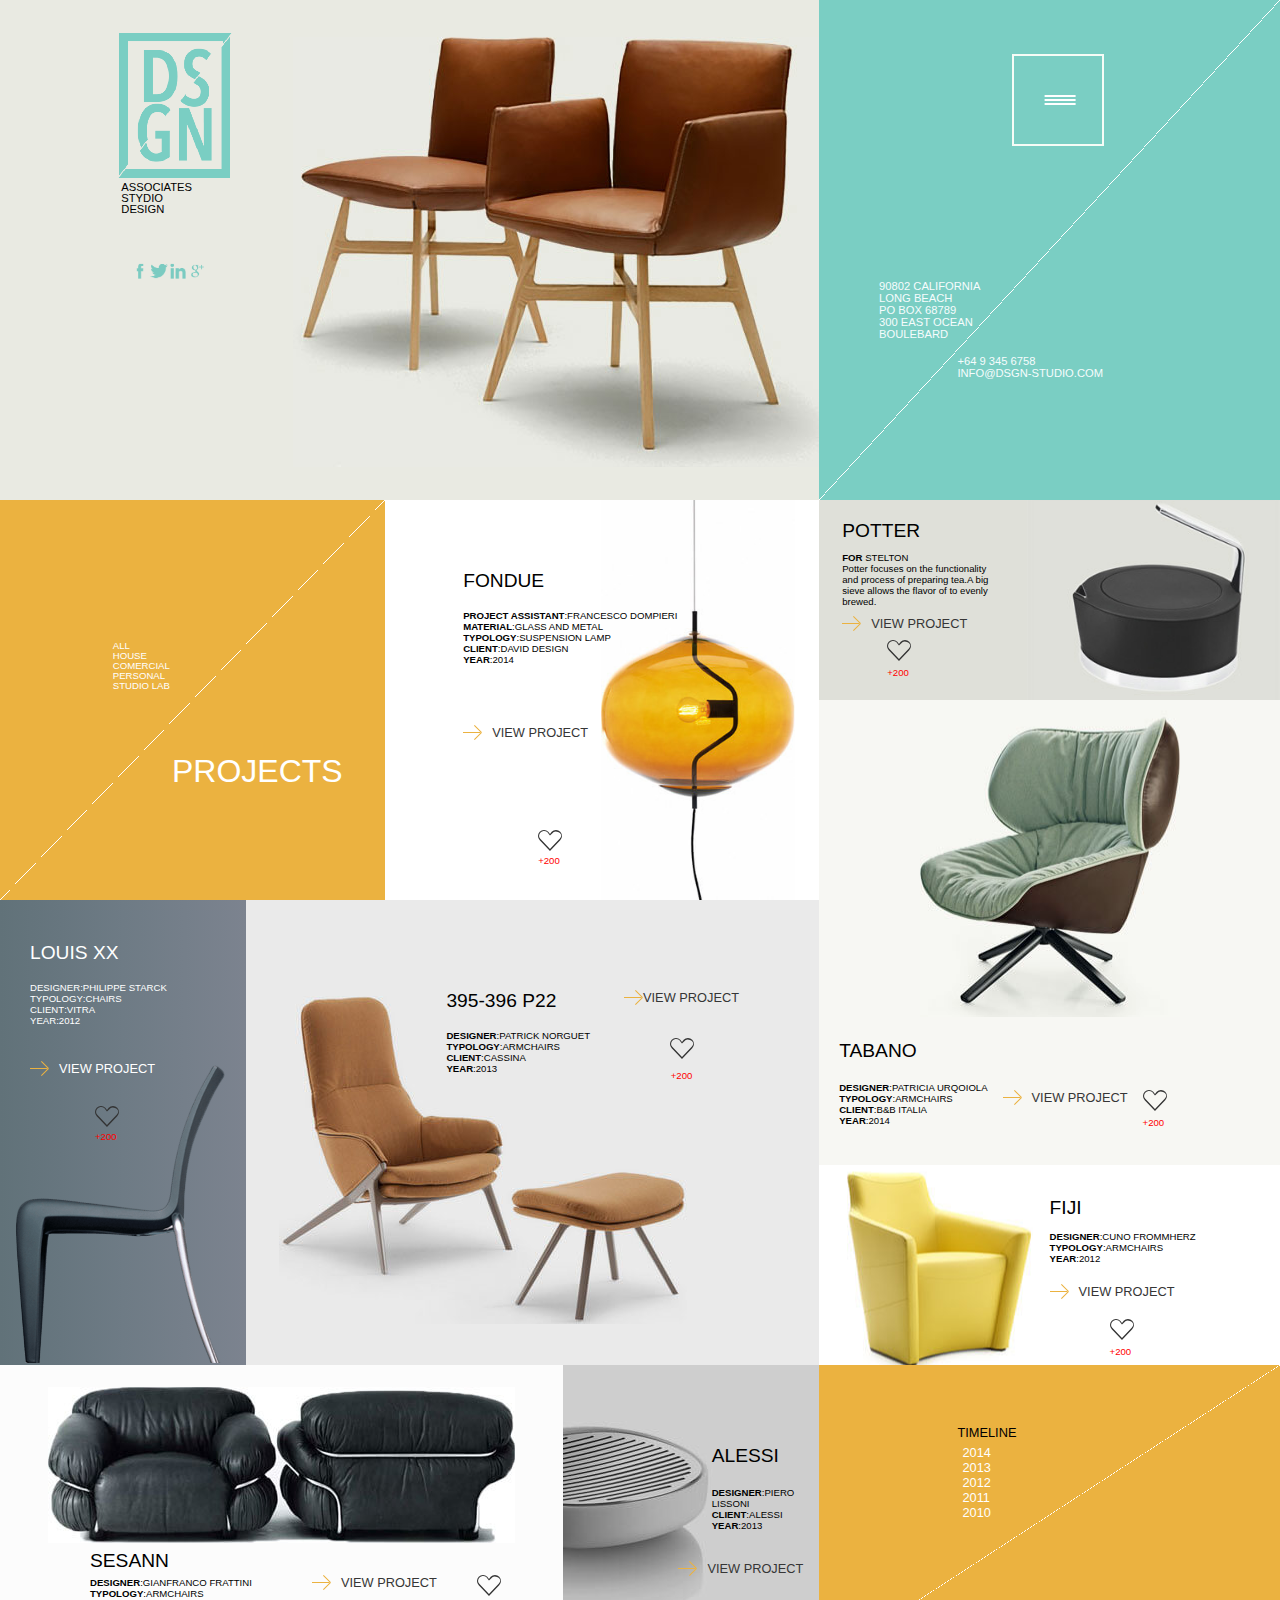
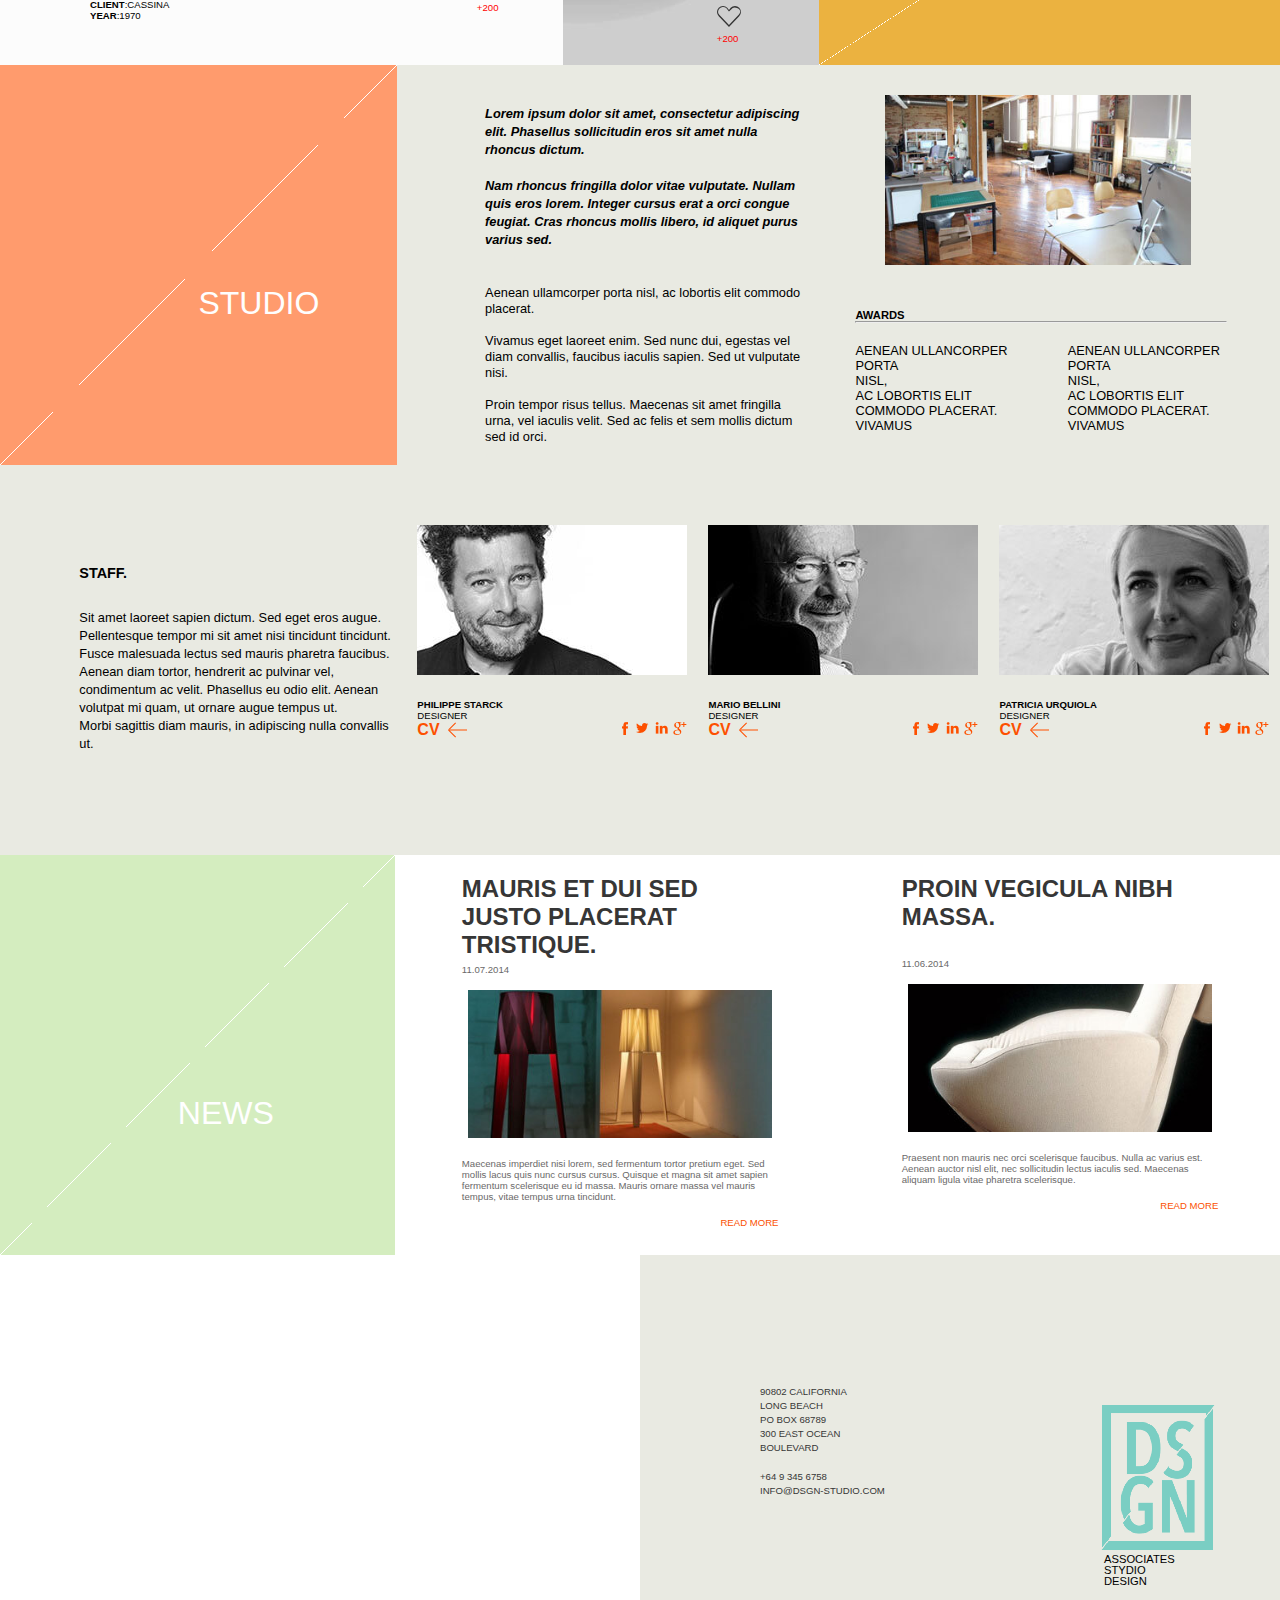
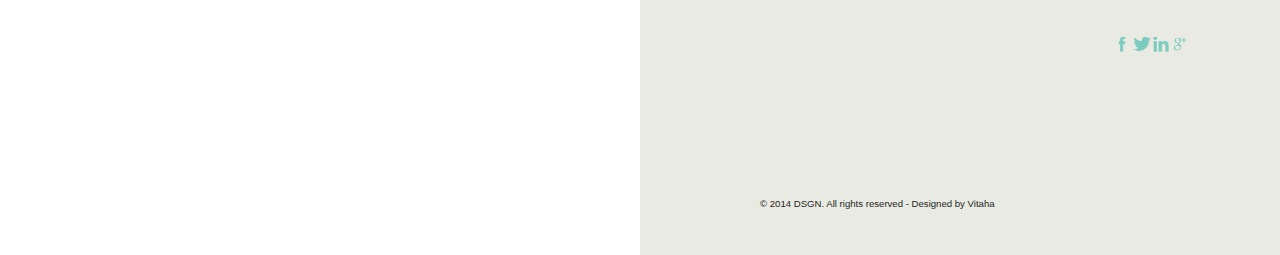
<file: homework_1/index.html>
<!DOCTYPE html>
<html lang="en">
<head>
    <meta charset="UTF-8">
    <meta name="viewport" content="width=device-width, initial-scale=1.0">
    <meta http-equiv="X-UA-Compatible" content="ie=edge">
    <title>DSGN</title>
    <link rel="stylesheet" href="style.css">
    <link rel="stylesheet" href="media.css">
    <script src="https://code.jquery.com/jquery-3.2.1.js"></script>
    <script src="script.js"></script>
</head>
<body>
    <div class="container">

        <div class="first-block">
            <header class="header">
                <div class="first">
                    <div class="logo-box">
                        <img class="logo" src="logo/logo.png" alt="logo">
                        <p class="prime-text">ASSOCIATES <br>
                        STYDIO <br>
                        DESIGN</p>
                        <div class="icons">
                            <a href="#" class="hov"><img class="icon" src="icons/facebook.png" alt="facebook"></a>
                            <a href="#" class="hov"><img class="icon" src="icons/twitter.png" alt="twitter"></a>
                            <a href="#" class="hov"><img class="icon" src="icons/in.png" alt="in"></a>
                            <a href="#" class="hov"><img class="icon" src="icons/google.png" alt="google"></a>
                        </div>
                    </div>
                    <div>
                        <img src="img/chairs.jpg" alt="chairs" class="cheirs-logo">
                    </div>
                </div>
                <div class="second-block line">
                    <div class="nav-section">
                        <div class="menu-box">
                            <nav class="nav-menu">
                                <a href="#home" class="hov">HOME</a>
                                <a href="#projects" class="hov">PROJECTS</a>
                                <a href="#stydio" class="hov">STYDIO</a>
                                <a href="#news" class="hov">NEWS</a>
                                <a href="#contact" class="hov">CONTACT</a>
                            </nav>
                            <div class="menu-toggle">
                                <span></span>
                                <span></span>
                                <span></span>
                            </div>
                        </div>
                    </div>
                    <div class="inform">
                        <p>90802 CALIFORNIA<br>
                        LONG BEACH<br>
                        PO BOX 68789<br>
                        300 EAST OCEAN<br>
                        BOULEBARD</p>
                    </div>
                    <div class="phone">
                        <p>+64 9 345 6758<br>
                        INFO@DSGN-STUDIO.COM</p>
                    </div>
                </div>
            </header>
            <div class="second-row" id="projects">
                <div class="rows-section">
                    <div class="first-elem">
                        <div class="projects-section line">
                            <div class="link-block">
                                <div>
                                    <ul class="arrows">
                                        <li><a href="javascript:void(0);" class="first-link-arrow hov">ALL</a></li>
                                        <li><a href="javascript:void(0);" class="second-link-arrow hov">HOUSE</a></li>
                                        <li><a href="javascript:void(0);" class="third-link-arrow hov">COMERCIAL</a></li>
                                        <li><a href="javascript:void(0);" class="fourth-link-arrow hov">PERSONAL</a></li>
                                        <li><a href="javascript:void(0);" class="fifth-link-arrow hov">STUDIO LAB</a></li>
                                    </ul>
                                </div>
                            </div>
                            <div>
                                <p>PROJECTS</p>
                            </div>
                        </div>
                        <div class="fondue-section">
                            <div class="fondue-text-section">
                                <div class="fondue-text">
                                        <p>FONDUE</p><br>
                                        <p><b>PROJECT ASSISTANT</b>:FRANCESCO DOMPIERI<br><b>MATERIAL</b>:GLASS AND METAL<br><b>TYPOLOGY</b>:SUSPENSION LAMP<br><b>CLIENT</b>:DAVID DESIGN<br><b>YEAR</b>:2014</p>
                                </div>
                                <div class="arrow-link">
                                    <img src="icons/arrow-orange.svg" alt="arrow" class="arrow-icon">
                                    <a href="javascript:void(0);" class="hov">VIEW PROJECT</a>
                                </div>
                                <div class="heart">
                                    <img src="icons/heart.svg" alt="heart" class="heart-icon">
                                    <p class="red-text">+200</p>
                                </div>
                            </div>
                        </div>
                    </div>
                    <div class="second-elem">
                        <div class="louis-section">
                            <div class="louis-text-section">
                                <div class="louis-text">
                                    <p>LOUIS XX</p><br>
                                    <p><b>DESIGNER</b>:PHILIPPE STARCK<br>
                                    <b>TYPOLOGY</b>:CHAIRS<br>
                                    <b>CLIENT</b>:VITRA<br>
                                    <b>YEAR</b>:2012</p>
                                </div>
                                <div class="louis-arrow-link">
                                    <img src="icons/arrow-orange.svg" alt="arrow" class="louis-arrow-icon">
                                    <a href="javascript:void(0);" class="hov">VIEW PROJECT</a>
                                </div>
                                <div class="louis-heart">
                                    <img src="icons/heart.svg" alt="heart" class="heart-icon">
                                    <p class="red-text">+200</p>
                                </div>
                            </div>
                            <div>
                                <img src="img/chair.png" alt="cheir" class="cheir">
                            </div>
                        </div>
                        <div class="two-chairs-section">
                            <div class="two-chairs-text-section">
                                <div class="two-chairs-text">
                                    <p>395-396 P22</p><br>
                                    <p><b>DESIGNER</b>:PATRICK NORGUET<br>
                                    <b>TYPOLOGY</b>:ARMCHAIRS<br>
                                    <b>CLIENT</b>:CASSINA<br>
                                    <b>YEAR</b>:2013</p>
                                </div>
                                <div class="two-chairs-right">
                                    <div class="two-chairs-arrow-link">
                                        <img src="icons/arrow-orange.svg" alt="arrow" class="two-chairs-arrow-icon">
                                        <a href="javascript:void(0);" class="hov">VIEW PROJECT</a>
                                    </div>
                                    <div class="two-chairs-heart">
                                        <img src="icons/heart.svg" alt="heart" class="two-chairs-heart-icon">
                                        <p class="red-text">+200</p>
                                    </div>
                                </div>
                            </div>
                        </div>
                    </div>
                </div>
                <div class="three-row-section">
                    <div class="potter-section">
                        <div class="potter-text-section">
                            <div class="potter-text">
                                <p>POTTER</p>
                                <p><b>FOR</b> STELTON</p>
                                <p>
                                    Potter focuses on the functionality and process of preparing tea.A big sieve allows the flavor of to evenly brewed.
                                </p>
                            </div>
                            <div class="potter-arrow-link">
                                <img src="icons/arrow-orange.svg" alt="arrow" class="potter-arrow-icon">
                                <a href="javascript:void(0);" class="hov">VIEW PROJECT</a>
                            </div>
                            <div class="potter-heart">
                                <img src="icons/heart.svg" alt="heart" class="heart-icon">
                                <p class="red-text">+200</p>
                            </div>
                        </div>
                    </div>
                    <div class="tabano-section">
                        <div class="tabano-text-column">
                            <div class="tabano-text-section">
                                <div class="tabano-text">
                                    <p>TABANO</p>
                                    <p><b>DESIGNER</b>:PATRICIA URQOIOLA<br>
                                    <b>TYPOLOGY</b>:ARMCHAIRS<br>
                                    <b>CLIENT</b>:B&B ITALIA<br>
                                    <b>YEAR</b>:2014</p>
                                </div>
                            </div>
                            <div class="tabano-second-column">
                                <div class="tabano-arrow-link">
                                    <div>
                                        <img src="icons/arrow-orange.svg" alt="arrow" class="tabano-arrow-icon">
                                    </div>
                                    <a href="javascript:void(0);" class="hov">VIEW PROJECT</a>
                                </div>
                                <div class="tabano-heart">
                                    <img src="icons/heart.svg" alt="heart" class="heart-icon">
                                    <p class="red-text">+200</p>
                                </div>
                            </div>
                        </div>
                    </div>
                    <div class="fiji-section">
                        <div class="fiji-text-section">
                            <div class="fiji-text">
                                <p>FIJI</p>
                                <p><b>DESIGNER</b>:CUNO FROMMHERZ<br>
                                <b>TYPOLOGY</b>:ARMCHAIRS<br>
                                <b>YEAR</b>:2012</p>
                            </div>
                            <div class="fiji-arrow-link">
                                <img src="icons/arrow-orange.svg" alt="arrow" class="fiji-arrow-icon">
                                <a href="javascript:void(0);" class="hov">VIEW PROJECT</a>
                            </div>
                            <div class="fiji-heart">
                                <img src="icons/heart.svg" alt="heart" class="fiji-heart-icon">
                                <p class="red-text">+200</p>
                            </div>
                        </div>
                    </div>
                </div>
            </div>
        </div>
        <div class="three-column-section">
            <div class="sesann-section">
                <div class="sesann-text-section">
                    <div class="sesan-text">
                        <p>SESANN</p>
                        <p><b>DESIGNER</b>:GIANFRANCO FRATTINI<br>
                        <b>TYPOLOGY</b>:ARMCHAIRS<br>
                        <b>CLIENT</b>:CASSINA<br>
                        <b>YEAR</b>:1970</p>
                    </div>
                    <div class="sesann-second-row">
                        <div class="sesann-arrow-link">
                            <div>
                                <img src="icons/arrow-orange.svg" alt="arrow" class="sesann-arrow-icon">
                            </div>
                            <a href="javascript:void(0);" class="hov">VIEW PROJECT</a>
                        </div>
                        <div class="sesann-heart">
                            <img src="icons/heart.svg" alt="heart" class="sesann-heart-icon">
                            <p class="red-text">+200</p>
                        </div>
                    </div>
                </div>
            </div>
            <div class="second-section">
                <div class="alessi-section">
                    <div class="alessi-text-section">
                        <div class="alessi-text">
                            <p>ALESSI</p>
                            <p><b>DESIGNER</b>:PIERO LISSONI<br>
                            <b>CLIENT</b>:ALESSI<br>
                            <b>YEAR</b>:2013</p>
                        </div>
                    </div>
                    <div class="alessi-second-column">
                        <div class="alessi-arrow-link">
                            <img src="icons/arrow-orange.svg" alt="arrow" class="alessi-arrow-icon">
                            <a href="javascript:void(0);" class="hov">VIEW PROJECT</a>
                        </div>
                        <div class="alessi-heart">
                            <img src="icons/heart.svg" alt="heart" class="alessi-heart-icon">
                            <p class="red-text">+200</p>
                        </div>
                    </div>
                </div>
            </div>
            <div class="timeline-third-column line">
                <div class="timeline-text-sectnion">
                    <div class="timeline-text">
                        <p>TIMELINE</p>
                    </div>
                    <div class="timeline-link-box">
                        <div class="arrows">
                            <ul>
                                <li><a href="javascript:void(0);" class="first-link-arrow hov">2014</a></li>
                                <li><a href="javascript:void(0);" class="second-link-arrow hov">2013</a></li>
                                <li><a href="javascript:void(0);" class="third-link-arrow hov">2012</a></li>
                                <li><a href="javascript:void(0);" class="fourth-link-arrow hov">2011</a></li>
                                <li><a href="javascript:void(0);" class="fifth-link-arrow hov">2010</a></li>
                            </ul>
                        </div>
                    </div>
                </div>
            </div>
        </div>
        <div class="studio-container" id="stydio">
            <div class="studio-section line">
                <p>STUDIO</p>
            </div>
            <div class="studio-text-section">
                <div class="studio-text">
                    <p>
                        Lorem ipsum dolor sit amet, consectetur adipiscing elit. Phasellus sollicitudin eros sit amet nulla rhoncus dictum.<br><br> 
    
                        Nam rhoncus fringilla dolor vitae vulputate. Nullam quis eros lorem. Integer cursus erat a orci congue feugiat. Cras rhoncus mollis libero, id aliquet purus varius sed.
                    </p>
                    <p>
                        Aenean ullamcorper porta nisl, ac lobortis elit commodo placerat. <br><br>

                        Vivamus eget laoreet enim. Sed nunc dui, egestas vel diam convallis, faucibus iaculis sapien. Sed ut vulputate nisi.<br><br>
                            
                        Proin tempor risus tellus. Maecenas sit amet fringilla urna, vel iaculis velit. Sed ac felis et sem mollis dictum sed id orci. 
                    </p>
                </div>
                <div class="awards-section">
                    <div class="awards-img-section">
                        <div class="awards-img">
                            <img src="img/office.jpg" alt="office">
                            <p>AWARDS</p>
                        </div>
                        <hr>
                        <div class="awards-text-section">
                            <div class="awards-text-one">
                                <p>
                                    AENEAN ULLANCORPER PORTA<br>
                                    NISL,<br>
                                    AC LOBORTIS ELIT<br> 
                                    COMMODO PLACERAT.<br> 
                                    VIVAMUS
                                </p>
                            </div>
                            <div class="awards-text-two">
                                <p>
                                    AENEAN ULLANCORPER PORTA<br>
                                    NISL,<br>
                                    AC LOBORTIS ELIT<br> 
                                    COMMODO PLACERAT.<br> 
                                    VIVAMUS
                                </p>
                            </div>
                        </div>
                    </div>
                </div>
            </div>
        </div>
        <div class="staff-section">
            <div class="staff-text-section">
                <p>STAFF.</p><br>
                <p>
                    Sit amet laoreet sapien dictum. Sed eget eros augue. Pellentesque tempor mi sit amet nisi tincidunt tincidunt. Fusce malesuada lectus sed mauris pharetra faucibus.
                    <br>
                    Aenean diam tortor, hendrerit ac pulvinar vel, condimentum ac velit. Phasellus eu odio elit. Aenean volutpat mi quam, ut ornare augue tempus ut. 
                    <br> 
                    Morbi sagittis diam mauris, in adipiscing nulla convallis ut.
                </p>
            </div>
            <div class="people-section">
                <div class="philippe-section">
                    <img src="img/philippe.jpg" alt="philippe">
                    <p><b>PHILIPPE STARCK</b><br>
                    DESIGNER</p>
                    <div class="staff-links">
                        <div class="staff-personal-link">
                            <a href="javascript:void(0);" class="hov"><h4>CV</h4></a>
                            <img src="icons/left-red-arrow.svg" alt="arrow">
                        </div>
                        <div class="staff-social-links">
                            <a href="#" class="hov"><img src="icons/fb-red.png" alt="facebook"></a>
                            <a href="#" class="hov"><img src="icons/twitter-red.png" alt="twitter"></a>
                            <a href="#" class="hov"><img src="icons/in-red.png" alt="in"></a>
                            <a href="#" class="hov"><img src="icons/google-red.png" alt="google"></a>
                        </div>
                    </div>
                </div>
                <div class="mario-section">
                    <img src="img/mario.jpg" alt="mario">
                    <p><b>MARIO BELLINI</b><br>
                    DESIGNER</p>
                    <div class="staff-links">
                        <div class="staff-personal-link">
                            <a href="javascript:void(0);" class="hov"><h4>CV</h4></a>
                            <img src="icons/left-red-arrow.svg" alt="arrow">
                        </div>
                        <div class="staff-social-links">
                            <a href="#" class="hov"><img src="icons/fb-red.png" alt="facebook"></a>
                            <a href="#" class="hov"><img src="icons/twitter-red.png" alt="twitter"></a>
                            <a href="#" class="hov"><img src="icons/in-red.png" alt="in"></a>
                            <a href="#" class="hov"><img src="icons/google-red.png" alt="google"></a>
                        </div>
                    </div>
                </div>
                <div class="patricia-section">
                    <img src="img/patricia.jpg" alt="patricia">
                    <p><b>PATRICIA URQUIOLA</b><br>
                    DESIGNER</p>
                    <div class="staff-links">
                        <div class="staff-personal-link">
                            <a href="javascript:void(0);" class="hov"><h4>CV</h4></a>
                            <img src="icons/left-red-arrow.svg" alt="arrow">
                        </div>
                        <div class="staff-social-links">
                            <a href="#" class="hov"><img src="icons/fb-red.png" alt="facebook"></a>
                            <a href="#" class="hov"><img src="icons/twitter-red.png" alt="twitter"></a>
                            <a href="#" class="hov"><img src="icons/in-red.png" alt="in"></a>
                            <a href="#" class="hov"><img src="icons/google-red.png" alt="google"></a>
                        </div>
                    </div>
                </div>
            </div>
        </div>
        <div class="news-section" id="news">
            <div class="news line">
                <p>NEWS</p>
            </div>
            <div class="news-text-section">
                <div class="news-textbox">
                    <p>MAURIS ET DUI SED JUSTO PLACERAT TRISTIQUE.</p>
                    <p>11.07.2014</p>
                    <img src="img/news_1.jpg" alt="news">
                    <p>
                        Maecenas imperdiet nisi lorem, sed fermentum tortor pretium eget. Sed mollis lacus quis nunc cursus cursus. Quisque et magna sit amet sapien fermentum scelerisque eu id massa. Mauris ornare massa vel mauris tempus, vitae tempus urna tincidunt.
                    </p>
                    <a href="javascript:void(0);" class="hov">READ MORE</a>
                </div>
                <div class="news-textbox">
                    <p>PROIN VEGICULA NIBH MASSA.</p>
                    <p><br><br>11.06.2014</p>
                    <img src="img/news_2.jpg" alt="news">
                    <p>
                        Praesent non mauris nec orci scelerisque faucibus. Nulla ac varius est. Aenean auctor nisl elit, nec sollicitudin lectus iaculis sed. Maecenas aliquam ligula vitae pharetra scelerisque.
                    </p>
                    <a href="javascript:void(0);" class="hov">READ MORE</a>
                </div>
            </div>
        </div>
        <footer class="footer" id="contact">
            <iframe class="map" src="https://www.google.com/maps/embed?pb=!1m18!1m12!1m3!1d3316.8220661313903!2d-118.19152718448976!3d33.76526358068497!2m3!1f0!2f0!3f0!3m2!1i1024!2i768!4f13.1!3m3!1m2!1s0x80dd313b68c4eae7%3A0x69f1fff3cb508d42!2sLong+Beach+Convention+%26+Entertainment+Center!5e0!3m2!1suk!2sua!4v1540736647045"  style="border:0" allowfullscreen></iframe>
            <div class="contacts">
                <div class="address-block">
                    <p>90802 CALIFORNIA<br>
                    LONG BEACH<br>
                    PO BOX 68789<br>
                    300 EAST OCEAN<br>
                    BOULEVARD</p>
                    <p>+64 9 345 6758<br>
                    INFO@DSGN-STUDIO.COM</p>
                    <p>&copy; 2014 DSGN. All rights reserved - Designed by Vitaha</p>
                </div>
                <div class="footer-logo-box">
                    <img src="logo/logo.png" alt="logo" class="logo">
                    <p class="prime-text">ASSOCIATES <br>
                    STYDIO <br>
                    DESIGN</p>
                    <div class="icons">
                        <a href="#" class="hov"><img class="icon" src="icons/facebook.png" alt="facebook"></a>
                        <a href="#" class="hov"><img class="icon" src="icons/twitter.png" alt="twitter"></a>
                        <a href="#" class="hov"><img class="icon" src="icons/in.png" alt="in"></a>
                        <a href="#" class="hov"><img class="icon" src="icons/google.png" alt="google"></a>
                    </div>
                </div>
            </div>
        </footer>
    </div>
</body>
</html>
</file>
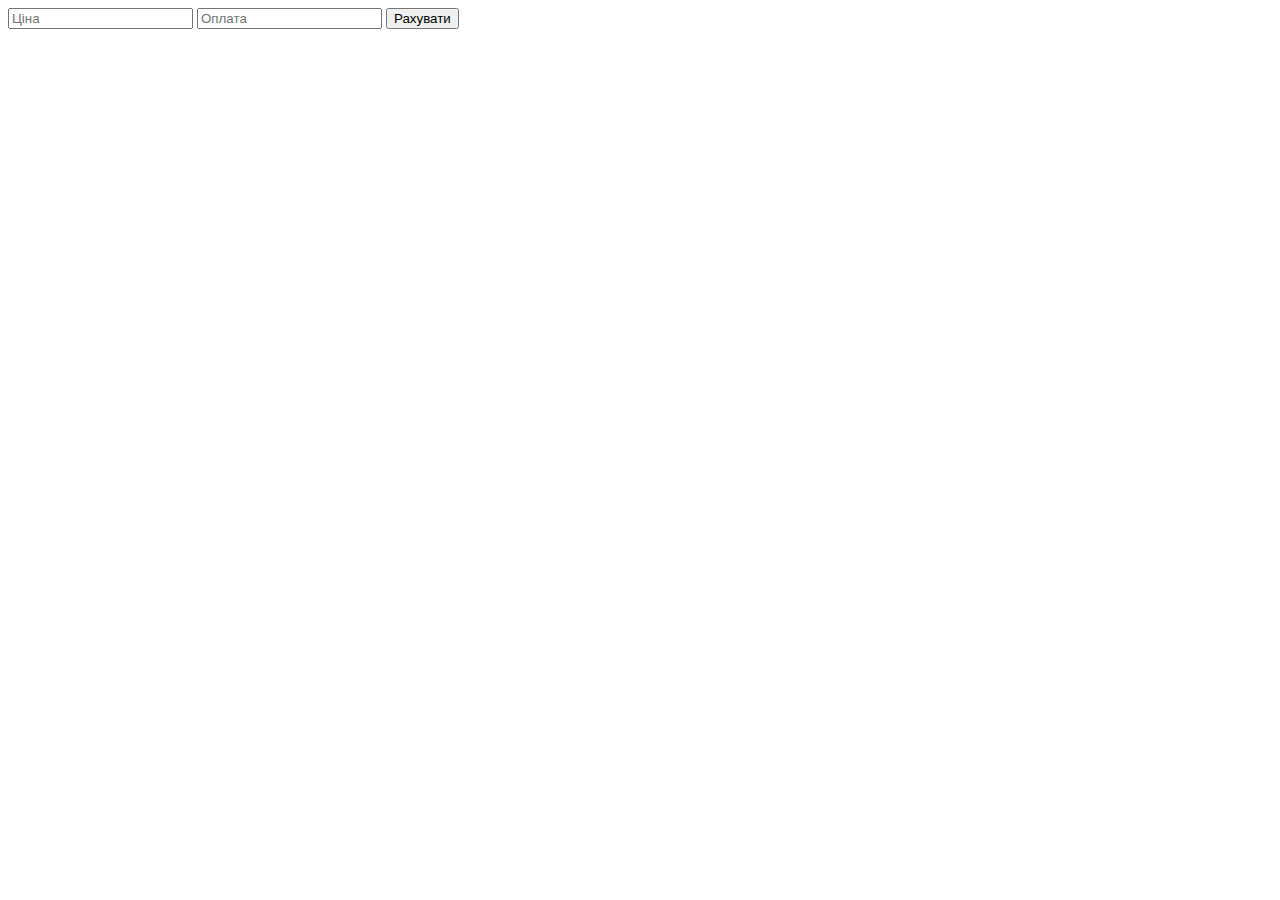
<file: homework_2-3/index.html>
<!DOCTYPE html>
<html lang="en">
<head>
  <meta charset="UTF-8">
  <meta name="viewport" content="width=device-width, initial-scale=1.0">
  <meta http-equiv="X-UA-Compatible" content="ie=edge">
  <title>Здача</title>
</head>
<body>
    <input id="cost" type="text" placeholder="Ціна"></input>
    <input id="amountGiven" type="text" placeholder="Оплата"></input>
    <button id="submit" type="button">Рахувати</button>
    <p id="answer"></p>
    <script src="script_3.js"></script>
</body>
</html>
</file>
<file: homework_1/style.css>
* {
    padding: 0;
    margin: 0;
}

@font-face {
    font-family: 'Roboto Condensed', sans-serif;
    src: url('font/RobotoCondensed-Regular.ttf') format('truetype');
}

.container {
    max-width: 1280px;
    margin: auto;
    box-sizing: border-box;
    font-family: 'Roboto Condensed', sans-serif;
}

p {
    margin: 0;
}

ul {
    align-items: flex-start;
    list-style: none;
    margin: 0;
    padding: 0 0 0 5px;
}

a {
    list-style: none;
    text-decoration: none;
}

.hov:hover {
    color: #393d3c;
    opacity: 0.6;
}

.arrows a {
    transition: all .25s ease;
    color: #fff;
    text-decoration: none;
    position: relative;
}

.arrows a::before {
    content: '';
    background-image: url(icons/arrow-white.png);
    background-position: center center;
    background-size: cover;
    width: 100px;
    height: auto;
    position: absolute;
    top: 0;
    bottom: 0;
    right: 0;
    left: -70px;
    opacity: 0;
}

.line {
    position: relative;
}

.first-link-arrow:hover::before,
.second-link-arrow:hover::before,
.third-link-arrow:hover::before, 
.fourth-link-arrow:hover::before,
.fifth-link-arrow:hover::before{
    color: #333;
    font-weight: 700;
    opacity: 1;
}

header {
    display: flex;
}

.first {
    display: flex;
    flex-basis: 64%;
    background-color: #e9eae2;
    height: 500px;
    justify-content: space-around;

}

.logo-box {
    position: relative;
    padding: 4% 0 0 7%;
}

.logo-box p {
    font-size: 0.7rem;
    font-stretch: condensed;
}

.prime-text {
    margin-left: 4rem;
    font-weight: 50;
    line-height: 0.7rem;
}

.cheirs-logo {
    padding: 7% 0 0 0;
}

.icons {
    display: flex;
    padding-left: 2.7rem;
    
}

.icons a {
    padding-right: 2px;
}

.icon {
    height: 3rem;
    margin-top: 2rem;
    margin-right: -3.8rem;
}

.second-block {
    flex-basis: 36%;
    background: linear-gradient(to bottom right, #7acec3, #7acec3 49.95%, white 49.95%, white 50.05%, #7acec3 50.05%, #7acec3);
    height: 500px;;
}

.inform p {
    font-stretch: condensed;
}

.inform {
    color: #f6fcfd;
    font-size: 0.7rem;
    padding: 280px 0 0 13%;
}

.phone {
    color: #f6fcfd;
    font-size: 0.7rem;
    padding: 15px 0 0 30%;
}

.nav-section {
    display: flex;
    justify-content: center;
    align-items: center;
    position: absolute;
}

.menu-toggle {
    display: block;
    width: 5.5rem;
    height: 5.5rem;
    background: #7acec3;
    border: 2px solid #f6fcf6;
    position: relative;
    cursor: pointer;
    z-index: 1;
    transition: .5s;
}

.menu-toggle.active {
    background: #ebb240;
    border: none;
}

.menu-toggle span {
    position: absolute;
    display: block;
    height: 2px;
    background: #fff;
    width: 35%;
    top: 50%;
    left: 52%;
    transform: translate(-50%,-50%);
    transition: .5s;
}

.menu-toggle span:nth-child(1) {
    top: 45%;
}

.menu-toggle span:nth-child(3) {
    top: 55%;
}

.menu-toggle.active span:nth-child(1) {
    top: 50%;
    left: 52%;
    transform: translate(-50%,-50%) rotate(45deg);
}

.menu-toggle.active span:nth-child(2) {
    opacity: 0;
}

.menu-toggle.active span:nth-child(3) {
    top: 50%;
    left: 52%;
    transform: translate(-50%,-50%) rotate(-45deg);
}

.menu-box {
    position: absolute;
    display: flex;
    justify-content: center;
    align-items: center;
    padding: 200px 0 0 100px;
    width: max-content;
}

.nav-menu a {
    text-decoration: none;
    color: #fefefe;
    display: inline-block;
    margin-right: 15px;
    transition: 2s;
    font-size: 0.7rem;
    font-stretch: condensed;
}

.nav-menu {
    transition: 0.2s;
    transform: scaleX(0) translate(0%);
    transform-origin: right center;
    opacity: 0;
    visibility: hidden;
    height: 5.5rem;
    line-height: 5.5rem;
    background-color: #fff;
    padding-right: 1rem;
    padding-left: 3rem;
}

.nav-menu.active {
    transform: scaleX(1) translate(0%);
    opacity: 1;
    visibility: visible;
    position: relative;
    background-color: #ebb240;
}

.second-row {
    display: flex;
}

.rows-section {
    display: flex;
    flex-direction: column;
    flex-basis: 64%;
}

.first-elem {
    display: flex;
}

.projects-section {
    flex-basis: 47%;
    background: linear-gradient(to bottom right, #ebb240, #ebb240 49.95%, white 49.95%, white 50.05%, #ebb240 50.05%, #ebb240);
    height: 400px;
}

.link-block {
    display: flex;
    padding: 140px 0 0 28%;
}

.link-block a {
    font-size: 0.6rem;
    color: #fff;
    text-decoration: none;
}

.link-block li {
    line-height: 0.5em;
}

.projects-section p {
    display: flex;
    font-size: 2rem;
    color: #fff;
    padding: 63px 11% 0 0;
    justify-content: flex-end;
    font-stretch: condensed;
}

.fondue-section {
    display: flex;
    flex-basis: 53%;
    background-image: url(img/lamp.jpg);
    background-repeat: no-repeat;
    background-position: 90% 50%;
    background-color: fff;
    background-size: contain;
    height: 400px;
}

.fondue-text-section {
    padding: 70px 0 0 18%;
}

.fondue-text {
	width: 300px;
}

.fondue-text p:first-child {
    font-size: 1.2rem;
    margin: 0;
    font-weight: lighter;
    font-stretch: condensed;
}

.fondue-text p:last-child {
    font-size: 0.6rem;
    font-stretch: condensed;
}

.arrow-link {
    display: flex;
    padding: 60px 10px 0 0;
}

.arrow-link a {
    padding-left: 10px;
    font-size:  0.8rem;
    font-stretch: condensed;
    color: #363636;
}

.arrow-link a:hover {
    color: #d4d5cd;
}

.heart {
    padding: 90px 0 0 25%;
}

.red-text   {
    color: red;
    font-size: 0.6rem;
}

.second-elem {
    display: flex;
}

.louis-section {
    flex-basis: 30%;
    background: linear-gradient(to right, #617279, #67767f, #6e7b85, #757f8a, #7c838f) no-repeat;
    height: 465px;
}

.louis-text-section {
    padding: 42px 0 0 30px;
    position: absolute;
}

.cheir {
    padding: 165px 10px 0 15px;
}

.louis-text-section p:first-child {
    font-size: 1.2rem;
    font-weight: lighter;
    color: #fff;
    font-stretch: condensed;
}

.louis-text-section p {
    font-size: 0.6rem;
    color: #fff;
    font-weight: lighter;
}

.louis-arrow-link {
    display: flex;
    padding-top: 35px;
}

.louis-arrow-link a {
    font-size: 0.8rem;
    font-weight: lighter;
    padding-left: 10px;
    font-stretch: condensed;
    color: #fff;
}

.louis-heart {
    padding: 30px 0 0 65px;
}

.louis-heart p {
    color: red;
}

.two-chairs-section {
    flex-basis: 70%;
    background: url(img/armchairs.jpg) no-repeat #eaeaea;
    background-position: 20% 70%;
    height: 465px;
}

.two-chairs-text-section {
    padding: 90px 0 0 35%;
    display: flex;
}

.two-chairs-text p {
    font-size: 0.6rem;
    font-stretch: condensed;
}

.two-chairs-text p:first-child {
    font-size: 1.2rem;
    font-stretch: condensed;
}

.two-chairs-right {
    padding-left: 34px;
}

.two-chairs-right a {
    paddint-top: 5px;
    font-size: 0.8rem;
    font-stretch: condensed;
    color: #363636;
}

.two-chairs-right a:hover {
    color: #d4d5cd;
}

.two-chairs-arrow-link {
    display: flex;
}

.two-chairs-heart {
    display: flex;
    align-items: center;
    justify-content: center;
    padding-top: 33px;
    flex-direction: column;
}

.two-chairs-heart p {
    padding-top: 11px;
}

.three-row-section {
    flex-basis: 36%;
    display: flex;
    flex-direction: column;
}

.potter-section {
    background: url(img/potter.jpg) no-repeat #dfe0d9;
    background-position: 100% 50%;
    background-size: 55%;
    height: 200px;
}

.potter-text-section {
    padding: 20px 0 0 5%;
}

.potter-text p:first-child {
    font-size: 1.2rem;
    padding-bottom: 10px;
    font-stretch: condensed;
}

.potter-text p:nth-child(2) {
    font-size: 0.6rem;
}

.potter-text p {
    font-size: 0.6rem;
    width: 157px;
    font-stretch: condensed;
}

.potter-arrow-link {
    display: flex;
    padding-top: 9px;
}

.potter-arrow-link a {
    font-size: 0.8rem;
    padding-left: 10px;
    font-stretch: condensed;
    color: #363636;
}

.potter-arrow-link a:hover {
    color: #d4d5cd;
}

.potter-heart {
    padding: 9px 0 0 45px;
}

.potter-heart p {
    padding-top: 2px;
}

.tabano-section {
    background: url(img/green-chair.jpg) no-repeat #f7f7f3;
    background-position: 50% -10%;
    height: 465px;
}

.tabano-text-column {
    display: flex;
    padding: 340px 0 0 20px;
}

.tabano-text {
    font-size: 0.6rem;
}

.tabano-text p:first-child {
    font-size: 1.2rem;
    padding-bottom: 20px;
    font-stretch: condensed;
}

.tabano-second-column {
    display: flex;
    padding: 50px 0 0 15px;
}

.tabano-arrow-link {
    display: flex;
}

.tabano-arrow-link a {
    font-size: 0.8rem;
    padding-left: 10px;
    font-stretch: condensed;
    color: #363636;
}

.tabano-arrow-link a:hover {
    color: #d4d5cd;
}

.tabano-heart {
    padding-left: 15px;
}

.tabano-heart p {
    padding-top: 2px;
}

.fiji-section {
    background: url(img/fiji.jpg) no-repeat #fff;
    background-position: 10% 50%;
    height: 200px;
}

.fiji-text-section {
    padding: 20px 0 0 50%;
}

.fiji-text p:first-child {
    font-size: 1.2rem;
    font-stretch: condensed;
}

.fiji-text p {
    font-size: 0.6rem;
    padding-top: 12px;
    font-stretch: condensed;
}

.fiji-arrow-link {
    display: flex;
    padding-top: 20px;
}

.fiji-arrow-link a {
    font-size: 0.8rem;
    padding-left: 10px;
    font-stretch: condensed;
    color: #363636;
}

.fiji-arrow-link a:hover {
    color: #d4d5cd;
}

.fiji-heart {
    padding: 20px 0 0 60px;
}

.fiji-heart p {
    padding-top: 2px;
}

.three-column-section {
    display: flex;
}

.sesann-section {
    flex-basis: 44%;
    background: url(img/sesann.jpg) no-repeat #fcfcfc;
    background-position: 50% 15%;
    height: 300px;
}

.sesann-text-section {
    display: flex;
    padding: 180px 0 0 90px;
}

.sesan-text p:first-child {
    font-size: 1.2rem;
    font-stretch: condensed;
}

.sesan-text p {
    font-size: 0.6rem;
    padding-top: 5px;
}

.sesann-second-row {
    display: flex;
    padding: 30px 0 0 60px;
}

.sesann-second-row a {
    font-size: 0.8rem;
    padding-left: 10px;
    font-stretch: condensed;
    color: #363636;
}

.sesann-second-row a:hover {
    color: #d4d4d4;
}

.sesann-arrow-link {
    display: flex;
}

.sesann-heart {
    padding: 0 5px 5px 40px;
}

.sesann-heart p {
    padding-top: 2px;
}

.second-section {
    flex-basis: 20%;
    background: url(img/alessi.jpg) no-repeat #cecece;
    background-position: 0% 50%;
    height: 300px;
}

.alessi-text-section {
    padding: 60px 0 0 58%;
}

.alessi-text-section p:first-child {
    font-size: 1.2rem;
    font-stretch: condensed;
}

.alessi-text-section p {
    padding-top: 20px;
    font-size: 0.6rem;
    font-stretch: condensed;
}

.alessi-arrow-link {
    display: flex;
    padding: 30px 0 0 45%;
}

.alessi-arrow-link a {
    padding-left: 10px;
    font-size: 0.8rem;
    font-stretch: condensed;
    color: #363636;
}

.alessi-arrow-link a:hover {
    opacity: 0.6;
}

.alessi-heart {
    padding: 30px 0 5px 60%;
}

.alessi-heart p {
    padding-top: 2px;
}

.timeline-third-column {
    flex-basis: 36%;
    background: linear-gradient(to bottom right, #ebb240, #ebb240 49.95%, white 49.95%, white 50.05%, #ebb240 50.05%, #ebb240);
    height: 300px;
}

.timeline-text-sectnion {
    padding: 60px 0 0 30%;
}

.timeline-link-box {
    display: flex;
    padding-top: 5px;
}

.timeline-text p {
    font-size: 0.8rem;
    font-stretch: condensed;
}

.timeline-link-box li {
    font-size: 0.8rem;
    font-stretch: condensed;
}

.studio-container {
    display: flex;
}

.studio-section {
    flex-basis: 31%;
    background: linear-gradient(to bottom right, #ff9b6d, #ff9b6d 49.95%, white 49.95%, white 50.05%, #ff9b6d 50.05%, #ff9b6d);
    height: 400px;
}

.studio-section p {
    font-size: 2rem;
    color: #fefefe;
    padding: 220px 0 0 50%;
    font-stretch: condensed;
}

.studio-text-section {
    flex-basis: 69%;
    display: flex;
    background: #e9eae2;
    justify-content: space-around;
}

.studio-text {
    flex-basis: 43%;
    padding: 40px 0 0 10%;
}

.studio-text p:first-child {
    font-style: italic;
    font-size: 0.8rem;
    font-weight: bold;
    line-height: 18px;
    max-width: 340px;
    height: 180px;
    font-stretch: condensed;
}

.studio-text p:last-child {
    font-size: 0.8rem;
    font-weight: lighter;
    line-height: 16px;
    max-width: 340px;
    height: 180px;
    font-stretch: condensed;
}

.awards-section {
    flex-basis: 57%;
    padding-left: 50px;
}

.awards-img img {
    height: 170px;
    padding: 30px 0 0 7%;
}

hr {
    width: 370px;
}

.awards-img p {
    padding-top: 40px;
    font-size: 0.7rem;
    font-weight: bold;
}

.awards-text-section {
    display: flex;
    padding-top: 20px;
}

.awards-text-section p {
    font-size: 0.8rem;
    max-width: 180px;
    padding-right: 35px;
    height: 85px;
    font-stretch: condensed;
}

.staff-section {
    display: flex;
    height: 390px;
}

.staff-text-section {
    flex-basis: 31%;
    background: #e9eae2;
}

.staff-text-section p:first-child {
    font-size: 0.9rem;
    padding: 100px 0 0 20%;
    font-weight: bold;
    font-stretch: condensed;
}

.staff-text-section p:last-child {
    font-size: 0.8rem;
    padding: 10px 0 0 20%;
    line-height: 18px;
    max-width: 350px;
    height: 250px;
    font-stretch: condensed;
}

.people-section {
    display: flex;
    flex-basis: 69%;
    justify-content: space-around;
    padding-top: 60px;
    background: #e9eae2;
}

.people-section p {
    font-size: 0.6rem;
    padding-top: 20px;
}

.people-section h4 {
    color: #fd5000;
    padding-right: 8px;
}

.philippe-section {
    padding-left: 10px;
}

.staff-personal-link {
    display: flex;
}

.staff-links {
    display: flex;
    justify-content: space-between;
    align-items: center;
}

.news-section {
    display: flex;
}

.news {
    flex-basis: 31%;
    background: linear-gradient(to bottom right, #d4edbf, #d4edbf 49.95%, white 49.95%, white 50.05%, #d4edbf 50.05%, #d4edbf);
    height: 400px;
}

.news p {
    font-size: 2rem;
    padding: 240px 0 0 45%;
    color: #fff;
    font-stretch: condensed;
}

.news-text-section {
    display: flex;
    flex-basis: 69%;
    padding-left: 5px;
}

.news-textbox {
    display: flex;
    flex-basis: 50%;
    flex-direction: column;
    align-items: center;
}

.news-textbox img {
    width: 69%;
    padding-top: 15px;
}

.news-textbox p:first-child {
    font-size: 1.5rem;
    font-weight: bold;
    padding-top: 20px;
    width: 72%;
    color: #363636;
}

.news-textbox p:nth-child(2) {
    font-size: 0.6rem;
    width: 72%;
    padding-top: 5px;
    color: #6a6969;
}

.news-textbox p:nth-child(4) {
    font-size: 0.6rem;
    width: 72%;
    line-height: 11px;
    padding-top: 20px;
    color: #6a6969;
}

.news-textbox a{
    display: flex;
    justify-content: flex-end;
    width: 72%;
    padding-top: 15px;
    font-size: 0.6rem;
    color: #fb5101;
}

.footer {
    display: flex;
}

.map {
    flex-basis: 50%;
    height: 600px;
}

.contacts {
    display: flex;
    flex-basis: 50%;
    background: #e9eae2;
    height: 600px;
}

.address-block p:first-child {
    font-size: 0.6rem;
    font-weight: lighter;
    line-height: 14px;
    padding: 130px 0 0 30%;
    color: #363636;
    font-stretch: condensed;
}

.address-block p:nth-child(2) {
    font-size: 0.6rem;
    font-weight: lighter;
    line-height: 14px;
    padding: 15px 0 0 30%;
    color: #363636;
    font-stretch: condensed;
}

.address-block p:nth-child(3) {
    font-size: 0.6rem;
    color: #1f1f1f;
    padding: 300px 0 0 30%;
    width: 400px;
}

.footer-logo-box {
    padding-top: 150px;
}

.footer-logo-box p{
    font-size: 0.7rem;
    font-stretch: condensed;
}
</file>
<file: homework_1/media.css>
@media (min-width: 900px) and (max-width: 1200px) {
  .first {
    flex-basis: 40%;
  }

  .cheirs-logo {
    position: absolute;
    display: none;
    z-index: -1;
  }

  .logo-box {
    position: relative;
    padding: 17% 0 0 17%;
  }

  .second-block {
    flex-basis: 60%;
  }

  .second-row {
    flex-direction: column;
  }

  .three-row-section {
    flex-basis: 100%;
    display: flex;
    flex-direction: row;
  }

  .inform {
    font-size: 0.9rem;
  }

  .phone {
    font-size: 0.9rem;
  }

  .nav-menu a {
    font-size: 1rem;
  }

  .menu-toggle {
    display: block;
    position: relative;
    border: 2px solid #fff;
  }

  .menu-box {
    padding-left: 200px;
  }

  .link-block {
    padding: 170px 0 0 10%;
  }

  .link-block a {
    font-size: 0.6rem;
  }

  .cheir {
    padding: 165px 10px 0 27%;
  }

  .two-chairs-section {
    background-position: 30% 90%;
  }

  .two-chairs-text-section {
    padding: 110px 0 0 45%;
  }

  .potter-section {
    flex-basis: 33%;
    height: 465px;
    background-position: 110% 100%;
    background-size: 85%;
  }

  .potter-text-section {
    padding: 80px 0 0 15%;
  }

  .tabano-section {
    flex-basis: 33%;
  }

  .fiji-section {
    flex-basis: 33%;
    height: 465px;
    background-position: 30% 80%;
  }

  .sesann-section {
    flex-basis: 55%;
  }

  .sesann-text-section {
    display: flex;
    padding: 190px 0 0 15%;
  }

  .second-section {
    flex-basis: 25%;
  }

  .timeline-third-column {
    flex-basis: 20%;
  }

  .studio-section {
    flex-basis: 31%;
    height: 900px;
  }

  .studio-section p {
    font-size: 1.5rem;
    padding:  290px 0 0 15%;
  }

  .studio-text p:first-child {
    max-width: 90%;
    font-size: 1.3rem;
    line-height: 22px;
    margin-bottom: 10px;
  }

  .studio-text p:last-child {
    max-width: 90%;
    font-size: 1.3rem;
    line-height: 22px;
    margin-top: 15px;
  }

  .studio-text-section {
    flex-basis: 69%;
    display: block;
  }

  .awards-section {
    flex-basis: 57%;
    justify-content: center;
    display: flex;
  }

  .awards-img img {
    padding-top: 50px;
    height: 100%;
  }

  .staff-section {
    display: flex;
    flex-direction: column-reverse;
    height: 100%;
  }

  .staff-text-section p:first-child {
    font-size: 1.3rem;
  }

  .staff-text-section p:last-child {
    font-size: 1.2rem;
    max-width: 60%;
    line-height: 22px;
  }

  .news {
    flex-basis: 31%;
    height: 1100px;
  }

  .news p {
    font-size: 2.2rem;
    padding: 300px 0 0 25%;
  }

  .news-textbox p:nth-child(4) {
    font-size: 0.8rem;
  }

  .news-text-section {
    display: flex;
    flex-basis: 69%;
    flex-direction: column;
  }

  .footer-logo-box {
    padding: 150px 10px 0 0;
  }
  
}

@media (min-width: 600px) and (max-width: 899px) {

  .header {
    flex-direction: column;
  }

  .first {
    display: flex;
    flex-basis: 100%;
  }
  .logo-box {
    position: absolute;
    padding: 10% 60% 0 0;
  }

  .cheirs-logo {
    padding: 15% 10px 0 25%;
    width: 400px;
  }

  .menu-box {
    padding: 200px 8% 0 460px;
  }

  .inform {
    font-size: 0.9rem;
    padding: 180px 0 0 10%;
  }

  .phone {
    font-size: 0.9rem;
    padding: 35px 10px 30px 25%;
  }

  .second-block {
    flex-basis: 100%;
  }

  .nav-menu a {
    font-size: 0.8rem;
  }

  .menu-box {
    padding-top: 130px;
    padding-left: 420px;
  }

  .second-row {
    flex-direction: column;
  }

  .link-block {
    padding: 100px 0 0 10%;
    font-size: 1rem;
  }

  .link-block a {
    font-size: 1rem;
    line-height: 1rem;
  }

  .three-row-section {
    flex-basis: 100%;
  }

  .projects-section p {
    padding: 140px 5% 0 0;
  }

  .fondue-section {
    background-position: 100% 50%;
  }

  .fondue-text-section {
    padding: 70px 0 0 5%;
  }

  .fondue-text p:last-child {
    font-size: 0.7rem;
  }

  .louis-section {
    flex-basis: 39%;
  }

  .louis-text-section p {
    font-size: 0.7rem;
  }

  .cheir {
    padding: 180px 10px 0 10%;
    width: 200px;
  }

  .two-chairs-section {
    flex-basis: 61%;
    background-position: 30% 100%;
    background-size: 358px 278px;
  }

  .two-chairs-text p {
    font-size: 0.7rem;
  }

  .two-chairs-text-section {
    padding: 50px 0 0 15%;
  }

  .potter-section {
    flex-basis: 100%;
    height: 300px;
    background-position: 90% 50%;
    background-size: 35%;
  }

  .potter-text-section {
    padding: 30px 0 20px 10%;
  }

  .potter-text p {
    font-size: 0.8rem;
    width: 180px;
  }

  .tabano-section {
    flex-basis: 100%;
    height: 300px;
    background-position: 80% 100%;
    background-size: 30%;
  }

  .tabano-text-column {
    padding: 50px 0 0 10%;
    flex-direction: column;
  }

  .tabano-text p:nth-child(2) {
    font-size: 0.7rem;
  }

  .tabano-second-column {
    padding: 20px 0 0 0;
    flex-direction: column;
  }

  .tabano-heart {
    padding: 30px 0 20px 60px;
  }

  .fiji-section {
    flex-basis: 100%;
    height: 300px;
    background-position: 80% 50%;
  }

  .fiji-text-section {
    padding: 50px 0 20px 10%;
  }

  .fiji-text p:nth-child(2) {
    font-size: 0.7rem;
  }

  .three-column-section {
    flex-direction: column;
  }

  .sesann-text-section {
    padding: 180px 0 20px 15%;
  }

  .sesan-text p:last-child {
    font-size: 0.7rem;
  }

  .alessi-text-section p:last-child {
    font-size: 0.7rem;
  }

  .alessi-heart {
    padding: 30px 0 20px 55%;
  }

  .timeline-text p {
    font-size: 1.2rem;
  }
  
  .arrows {
    font-size: 0.9rem;
  }

  .timeline-text-sectnion {
    padding: 30px 0 30px 7%;
  }

  .studio-container {
    flex-direction: column;
  }

  .studio-text-section {
    flex-direction: column;
    align-items: center;
  }

  .studio-section p {
    padding-bottom: 30px;
  }

  .studio-text {
    padding: 30px 0 0 0;
    max-width: 400px;
  }

  .studio-text p:first-child {
    max-width: 450px;
  }

  .studio-text p:last-child {
    max-width: 450px;
  }

  .awards-img img {
    padding-top: 20px;
  }
  
  .awards-text-section p {
    max-width: 155px;
    height: 150px;
  }

  .staff-section {
    flex-direction: column;
    height: 100%;
    background: #e9eae2;
    align-items: center;
  }

  .staff-text-section p:last-child {
    font-size: 0.9rem;
    max-width: 400px;
    padding: 10px 0 0 0;
  }

  .staff-text-section p:first-child {
    padding: 20px 0 0 0;
  }

  .people-section {
    flex-direction: column;
    padding-top: 0;
    align-items: center;
  }

  .staff-links {
    padding-bottom: 20px;
  }

  .news-section {
    flex-direction: column;
  }

  .news-text-section {
    flex-direction: column;
  }

  .news p {
    padding-bottom: 20px;
  }

  .news-textbox {
    padding-bottom: 20px;
  }

  .footer {
    flex-direction: column;
  }

  .address-block p:last-child {
    padding-left: 60%;
    padding-bottom: 20px;
  }
}

@media (max-width: 599px) {

  .header {
    flex-direction: column;
  }

  .first {
    display: flex;
    flex-basis: 100%;
    height: 100%;
  }

  .logo-box {
    padding: 25% 0 0 20%;
  }

  .cheirs-logo {
    position: absolute;
    display: none;
    z-index: -1;
  }

  .second-block {
    flex-basis: 100%;
  }

  .inform {
    font-size: 0.9rem;
    padding: 110px 0 0 11%;
  }

  .phone {
    font-size: 0.9rem;
    padding: 40px 10px 30px 30%;
  }

  .menu-box {
    display: none;
  }

  .nav-menu a {
    font-size: 1rem;
  }

  .second-row {
    flex-direction: column;
  }

  .first-elem {
    flex-direction: column;
  }

  .link-block {
    padding: 100px 0 0 10%;
  }

  .link-block a {
    font-size: 1rem;
    line-height: 1rem;
  }

  .projects-section p {
    padding: 140px 5% 20px 0;
  }

  .fondue-section {
    background-position: 100% 50%;
  }

  .fondue-text-section {
    padding: 70px 0 0 5%;
  }

  .fondue-text p:last-child {
    font-size: 0.7rem;
  }

  .heart {
    padding-bottom: 20px;
  }

  .second-elem {
    flex-direction: column;
  }

  .louis-section {
    flex-basis: 39%;
  }

  .louis-text-section p {
    font-size: 0.7rem;
  }

  .cheir {
    padding: 180px 10px 0 10%;
    width: 200px;
  }

  .three-row-section {
    flex-basis: 100%;
  }

  .two-chairs-section {
    background-position: 50% 90%;
    background-size: 45%;
  }

  .two-chairs-text {
    font-size: 0.7rem;
  }

  .two-chairs-text-section {
    padding: 50px 0 20px 6%;
  }

  .two-chairs-right {
    padding: 0 0 20px 42%;
  }

  .potter-section {
    flex-basis: 100%;
    height: 300px;
    background-position: 100% 100%;
    background-size: 40%;
  }

  .potter-text-section {
    padding: 50px 0 20px 10%;
  }

  .potter-text p {
    font-size: 0.7rem;
    width: 180px;
  }

  .tabano-section {
    flex-basis: 100%;
    height: 300px;
    background-position: 90% 100%;
    background-size: 35%;
  }

  .tabano-text-column {
    padding: 50px 0 20px 10%;
    flex-direction: column;
  }

  .tabano-text p:nth-child(2) {
    font-size: 0.7rem;
  }

  .tabano-second-column {
    padding-top: 20px;
    flex-direction: column;
  }

  .fiji-section {
    flex-basis: 100%;
    height: 300px;
    background-position: 90% 100%;
    background-size: 35%;
  }

  .fiji-text-section {
    padding: 50px 0 20px 10%;
  }

  .fiji-text p:nth-child(2) {
    font-size: 0.7rem;
  }

  .three-column-section {
    flex-direction: column;
  }

  .sesann-section {
    background-size: 300px 106px;
    height: 350px;
  }

  .sesann-text-section {
    padding: 180px 0 20px 7%;
  }

  .sesan-text p:last-child {
    font-size: 0.7rem;
  }

  .sesann-second-row {
    flex-direction: column;
    padding: 45px 0 0 10px;
  }
  

  .alessi-text-section p:last-child {
    font-size: 0.7rem;
  }

  .alessi-heart {
    padding: 30px 0 20px 55%;
  }

  .timeline-text-sectnion {
    padding: 30px 0 40px 10%;
  }

  .timeline-text p {
    font-size: 1.2rem;
  }

  .arrows a {
    font-size: 0.9rem;
  }

  .studio-section p {
    padding-bottom: 20px;
  }

  .studio-container {
    flex-direction: column;
  }

  .studio-text-section {
    flex-direction: column;
    align-items: center;
  }

  .studio-text {
    padding: 50px 10px 0 10px;
    max-width: 400px;
  }

  .studio-text p:first-child {
    max-width: 450px;
  }

  .studio-text p:last-child {
    max-width: 450px;
  }

  .awards-img img {
    padding-top: 35px;
    max-width: 300px;
  }

  .awards-text-section p {
    max-width: 155px;
    height: 150px;
    padding-right: 10px;
  }

  .staff-section {
    flex-direction: column;
    height: 100%;
    background: #e9eae2;
    align-items: center;
  }

  .staff-text-section p:last-child {
    font-size: 0.9rem;
    max-width: 400px;
    padding: 10px;
  }

  .staff-text-section p:first-child {
    padding: 20px 0 0 10px;
  }

  .people-section {
    flex-direction: column;
    padding-top: 0;
    align-items: center;
  }

  .staff-links {
    padding-bottom: 20px;
  }

  .news-section {
    flex-direction: column;
  }

  .news p {
    padding-bottom: 20px;
  }

  .news-text-section {
    flex-direction: column;
    padding-bottom: 20px;
  }

  .footer {
    flex-direction: column;
  }

  .footer-logo-box {
    position: absolute;
    padding: 100px 0 0 50%;
  }

  .address-block p:first-child {
    font-size: 0.6rem;
    padding: 100px 0 0 15%;
  }

  .address-block p:nth-child(2) {
    font-size: 0.6rem;
    padding: 18px 0 0 15%;
  }

  .address-block p:nth-child(3) {
    padding: 200px 0 0 50%;
    max-width: 300px;
  }
}
</file>
